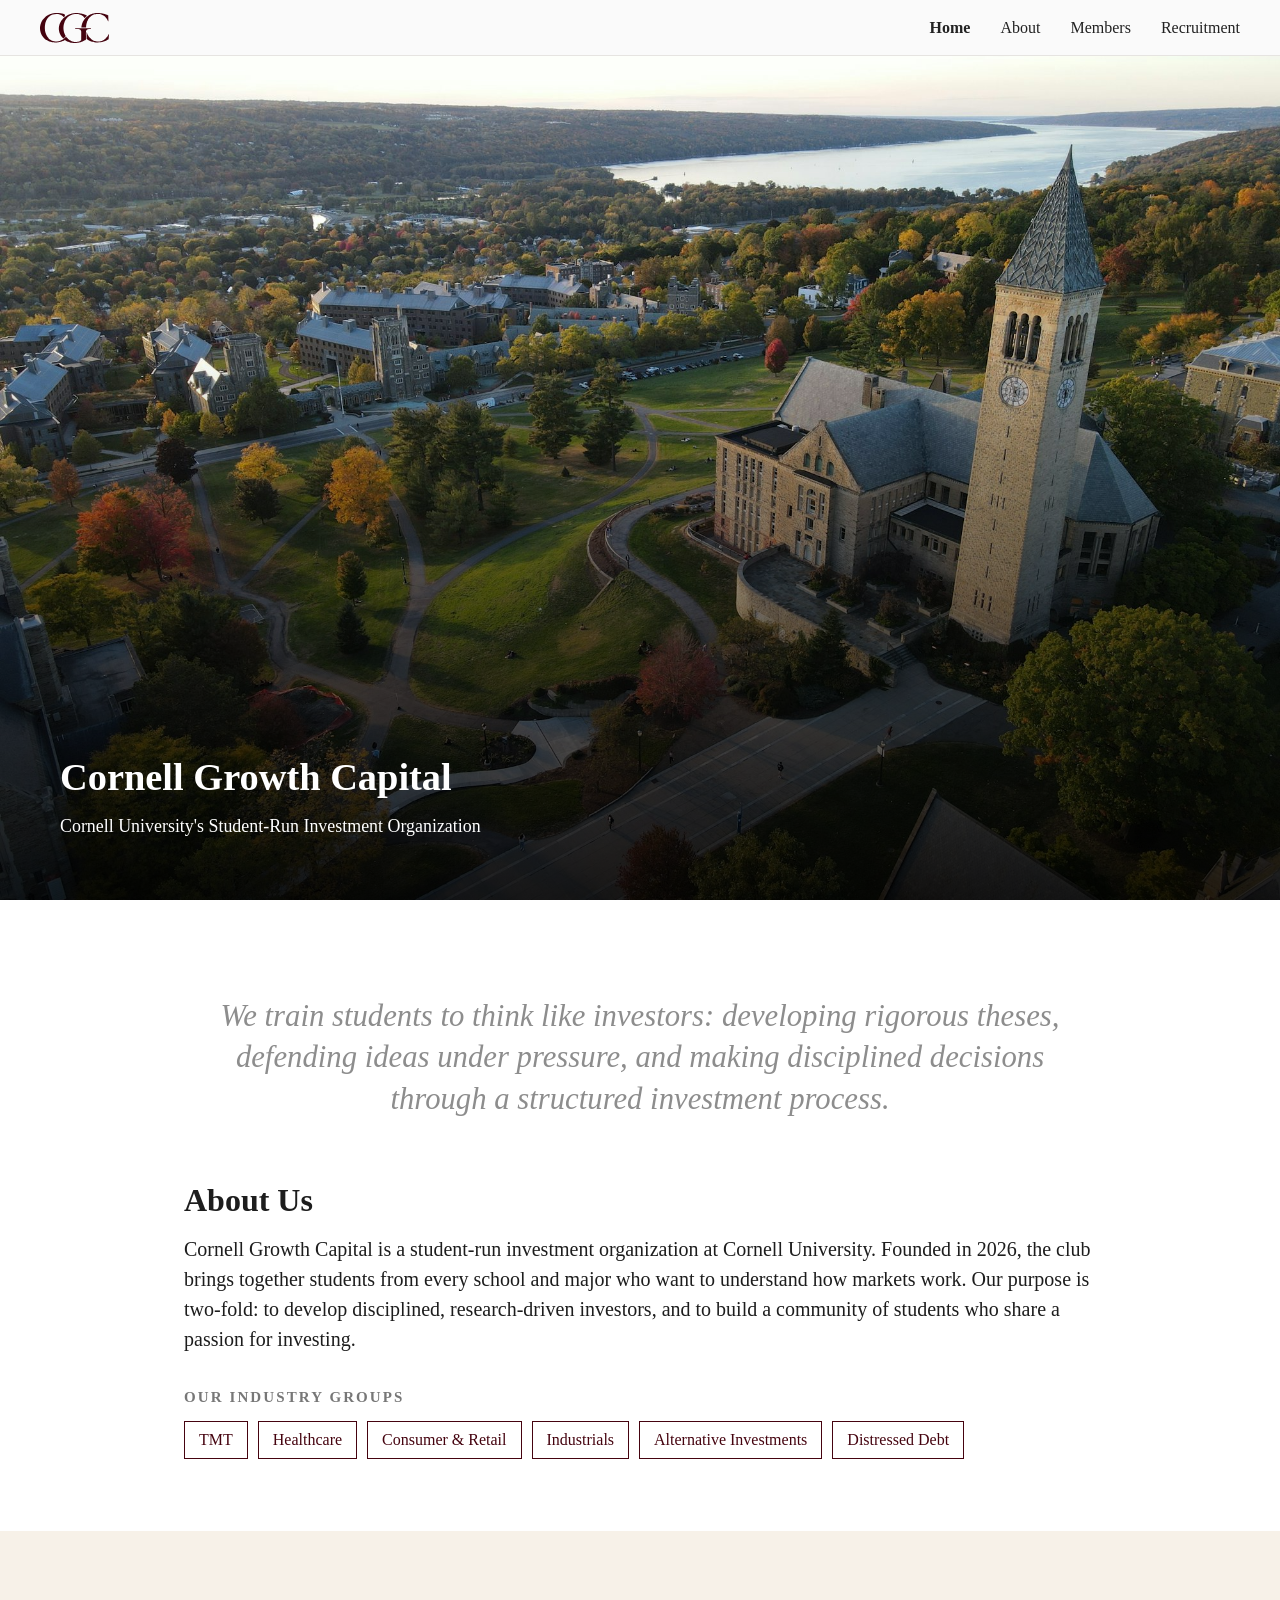
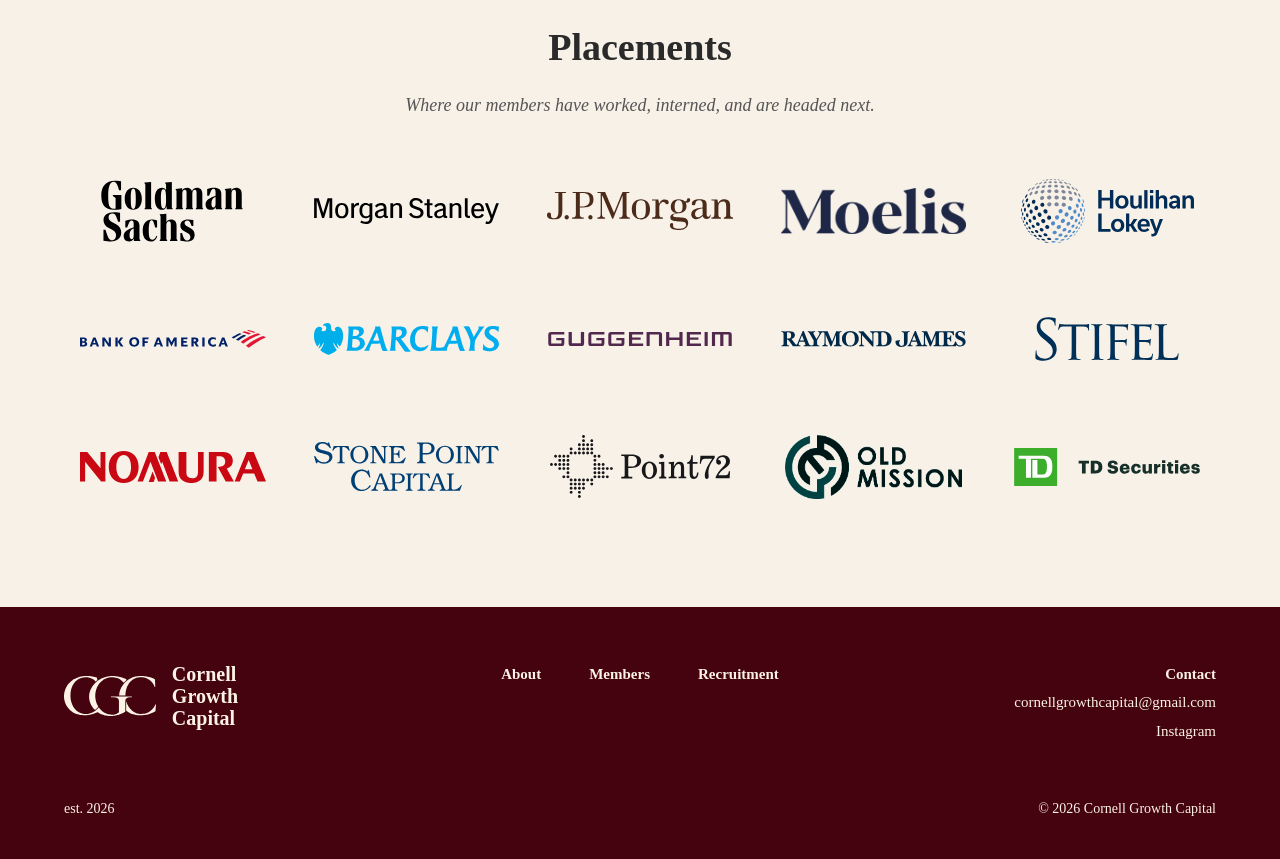
<file: index.html>
<!doctype html>
<html lang="en">
<head>
  <meta charset="utf-8">
  <meta name="viewport" content="width=device-width, initial-scale=1">
  <title>Cornell Growth Capital</title>
  <meta name="description" content="Cornell Growth Capital is a student-run investment organization at Cornell University.">
  <link rel="icon" href="images/favicon.svg" type="image/svg+xml">
  <link rel="stylesheet" href="styles.css?v=20261027132537">
</head>
<body>
  <a class="skip" href="#main">Skip to content</a>

  <header class="nav">
    <a class="nav-logo" href="#top" aria-label="Cornell Growth Capital home"><img src="images/logo.svg" alt=""></a>
    <button class="nav-toggle" aria-expanded="false" aria-controls="nav-links" aria-label="Menu"><span></span><span></span><span></span></button>
    <nav id="nav-links" aria-label="Primary">
      <a href="#top" aria-current="page">Home</a>
      <a href="#about">About</a>
      <a href="people">Members</a>
      <a href="recruitment">Recruitment</a>
    </nav>
  </header>

  <main id="main">
    <section class="hero">
      <!-- Photo: Will Barkoff / Unsplash -->
      <img src="images/home.jpg" style="object-position: 75% 50%" alt="Aerial view of McGraw Tower and Libe Slope above Cayuga Lake in autumn" fetchpriority="high">
      <div class="hero-text">
        <h1>Cornell Growth Capital</h1>
        <p>Cornell University's Student-Run Investment Organization</p>
      </div>
    </section>

    <section class="intro" id="about">
      <p class="mission">We train students to think like investors: developing rigorous theses, defending ideas under pressure, and making disciplined decisions through a structured investment process.</p>
      <h2>About Us</h2>
      <p>Cornell Growth Capital is a student-run investment organization at Cornell University. Founded in 2026, the club brings together students from every school and major who want to understand how markets work. Our purpose is two-fold: to develop disciplined, research-driven investors, and to build a community of students who share a passion for investing.</p>
      <h3 class="group-label">Our Industry Groups</h3>
      <ul class="group-tags">
        <li>TMT</li>
        <li>Healthcare</li>
        <li>Consumer &amp; Retail</li>
        <li>Industrials</li>
        <li>Alternative Investments</li>
        <li>Distressed Debt</li>
      </ul>
    </section>

    <section class="placements" id="placements">
      <h2 class="section-title">Placements</h2>
      <p class="placements-intro">Where our members have worked, interned, and are headed next.</p>
      <!-- Add a firm: drop its logo in images/firms/ and add an <li> below -->
      <ul class="logo-wall">
        <li><img src="images/firms/goldman-sachs.svg" alt="Goldman Sachs" loading="lazy"></li>
        <li><img src="images/firms/morgan-stanley.svg" alt="Morgan Stanley" loading="lazy"></li>
        <li><img src="images/firms/jp-morgan.svg" alt="J.P. Morgan" loading="lazy"></li>
        <li><img src="images/firms/moelis.png" alt="Moelis &amp; Company" loading="lazy"></li>
        <li><img src="images/firms/houlihan-lokey.svg" alt="Houlihan Lokey" loading="lazy"></li>
        <li><img src="images/firms/bank-of-america.svg" alt="Bank of America" loading="lazy"></li>
        <li><img src="images/firms/barclays.svg" alt="Barclays" loading="lazy"></li>
        <li><img src="images/firms/guggenheim.svg" alt="Guggenheim Partners" loading="lazy"></li>
        <li><img src="images/firms/raymond-james.svg" alt="Raymond James" loading="lazy"></li>
        <li><img src="images/firms/stifel.svg" alt="Stifel" loading="lazy" style="max-height: 46px"></li>
        <li><img src="images/firms/nomura.svg" alt="Nomura" loading="lazy"></li>
        <li><img src="images/firms/stone-point.svg" alt="Stone Point Capital" loading="lazy"></li>
        <li><img src="images/firms/point72.svg" alt="Point72" loading="lazy"></li>
        <li><img src="images/firms/old-mission.png" alt="Old Mission" loading="lazy"></li>
        <li><img src="images/firms/td-securities.svg" alt="TD Securities" loading="lazy"></li>
      </ul>
    </section>
  </main>

  <footer class="footer">
    <div class="footer-top">
      <a class="footer-brand" href="./"><img src="images/logo-light.svg" alt=""><span>Cornell<br>Growth<br>Capital</span></a>
      <nav class="footer-links" aria-label="Footer">
        <a href="#about">About</a>
        <a href="people">Members</a>
        <a href="recruitment">Recruitment</a>
      </nav>
      <div class="footer-col">
        <a href="mailto:cornellgrowthcapital@gmail.com">Contact</a>
        <a href="mailto:cornellgrowthcapital@gmail.com">cornellgrowthcapital@gmail.com</a>
        <a href="https://www.instagram.com/cornellgrowthcapital/" target="_blank" rel="noopener">Instagram</a>
      </div>
    </div>
    <div class="footer-bottom"><span>est. 2026</span><span>&copy; 2026 Cornell Growth Capital</span></div>
  </footer>

  <script src="main.js?v=20261027132537"></script>
</body>
</html>
</file>
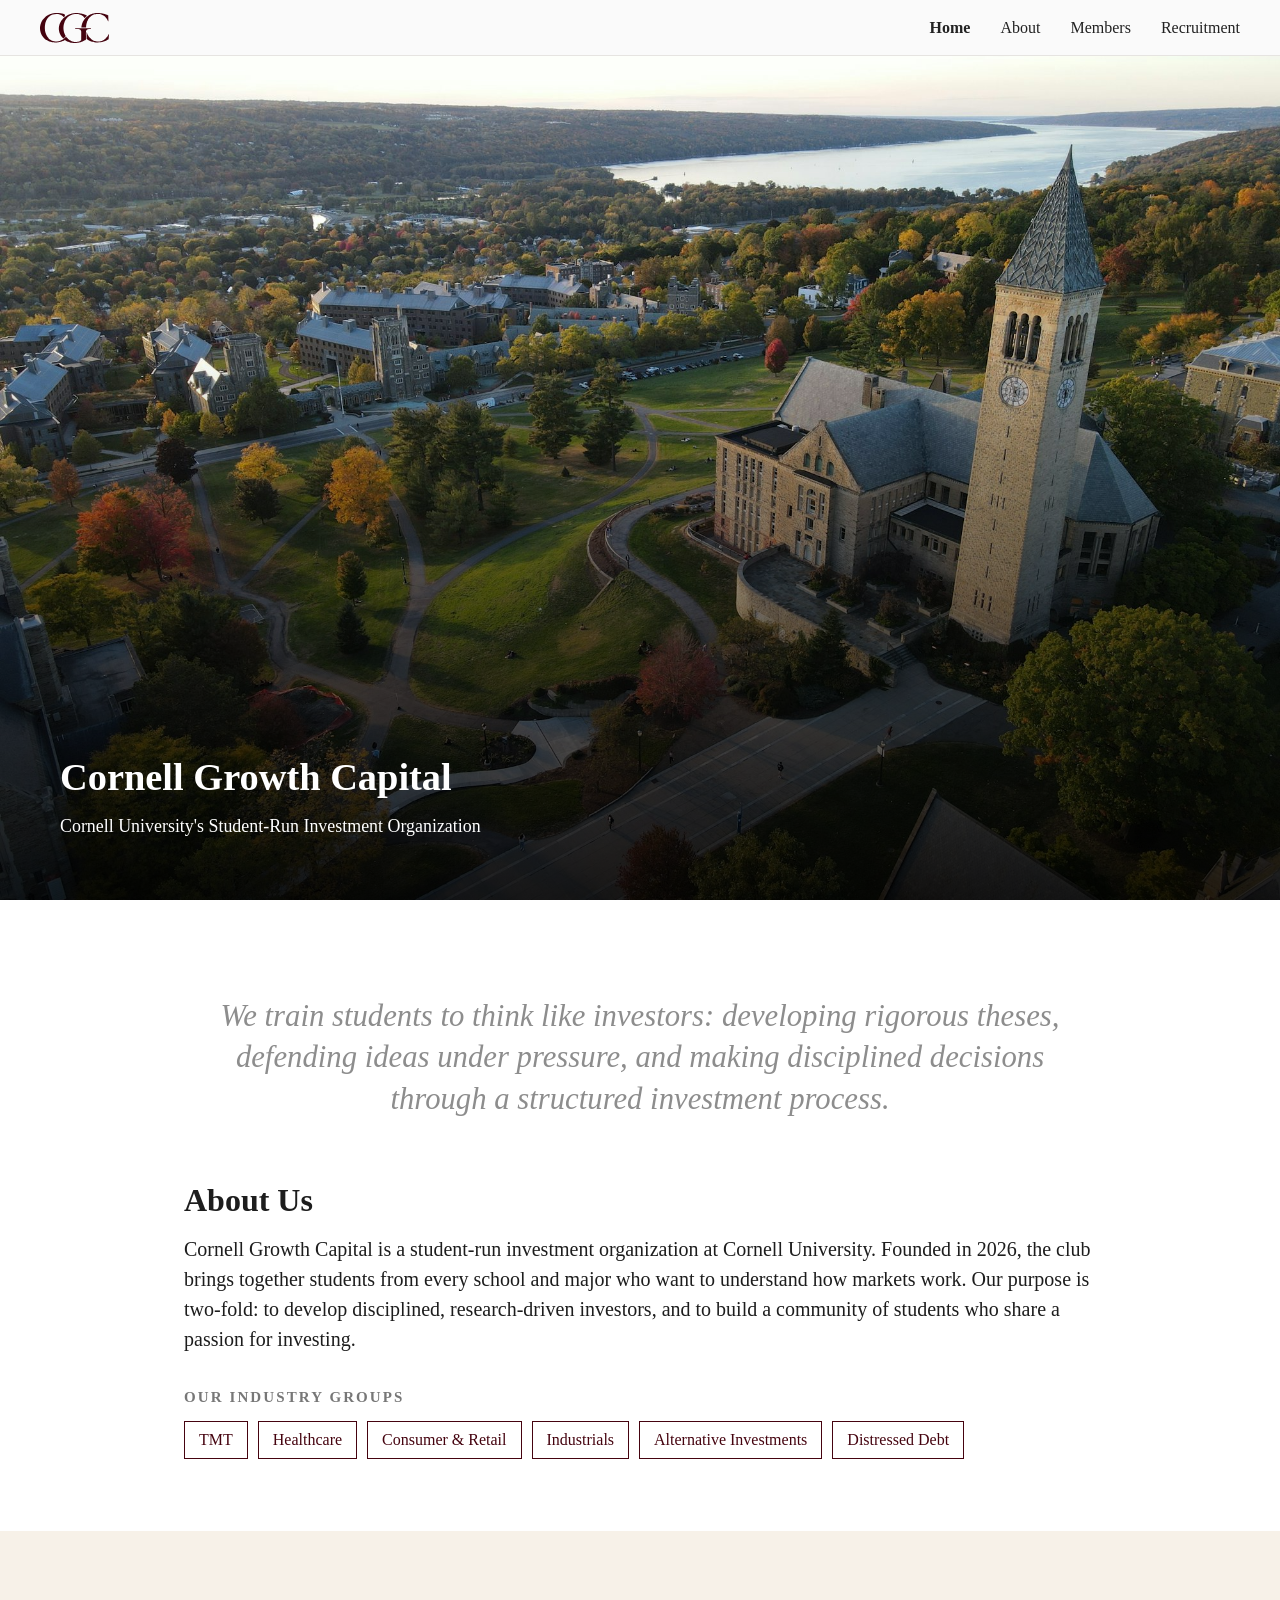
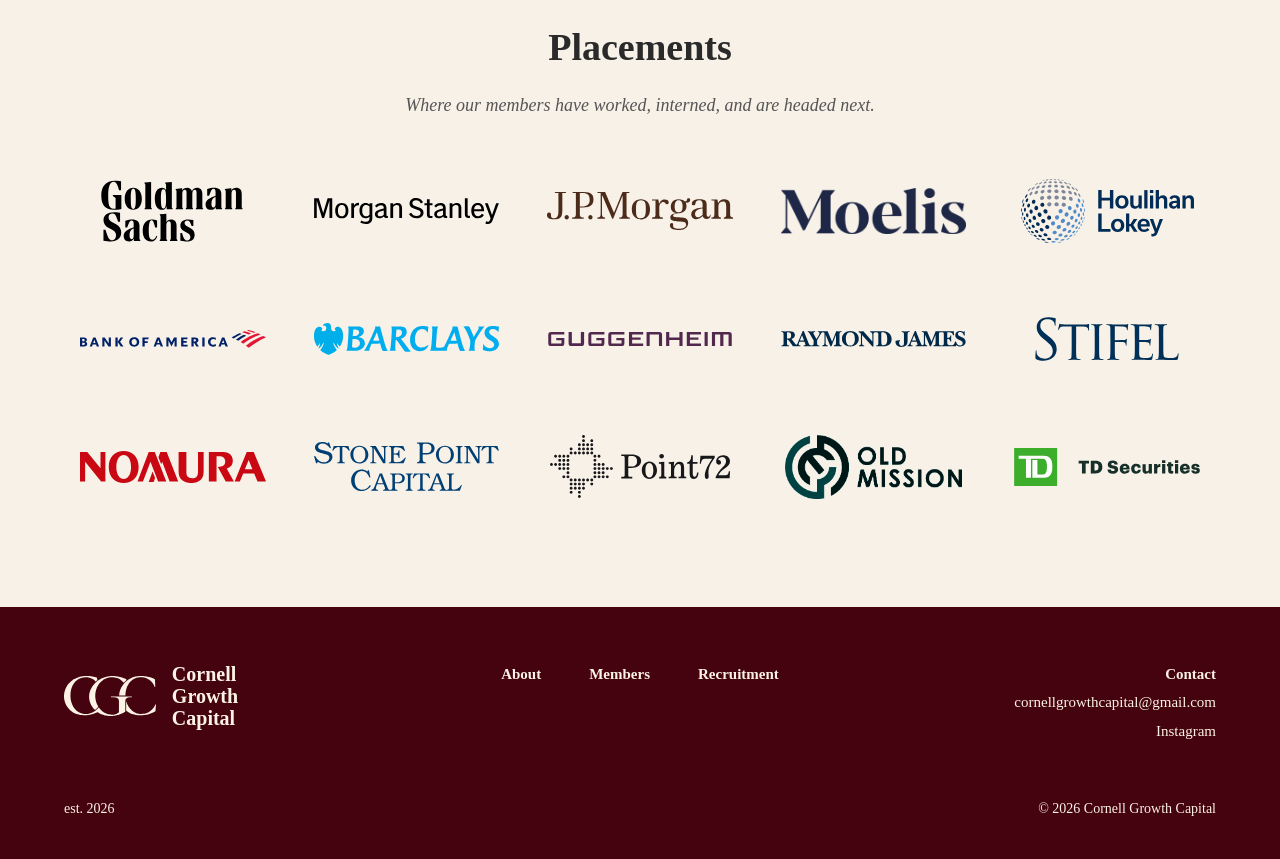
<file: about.html>
<!doctype html>
<html lang="en">
<head>
  <meta charset="utf-8">
  <title>About | Cornell Growth Capital</title>
  <!-- /about lives on the home page; send visitors there -->
  <meta http-equiv="refresh" content="0; url=./#about">
  <link rel="canonical" href="https://cornellgrowthcapital.com/about">
  <script>location.replace('./#about');</script>
</head>
<body><a href="./#about">About Cornell Growth Capital</a></body>
</html>
</file>
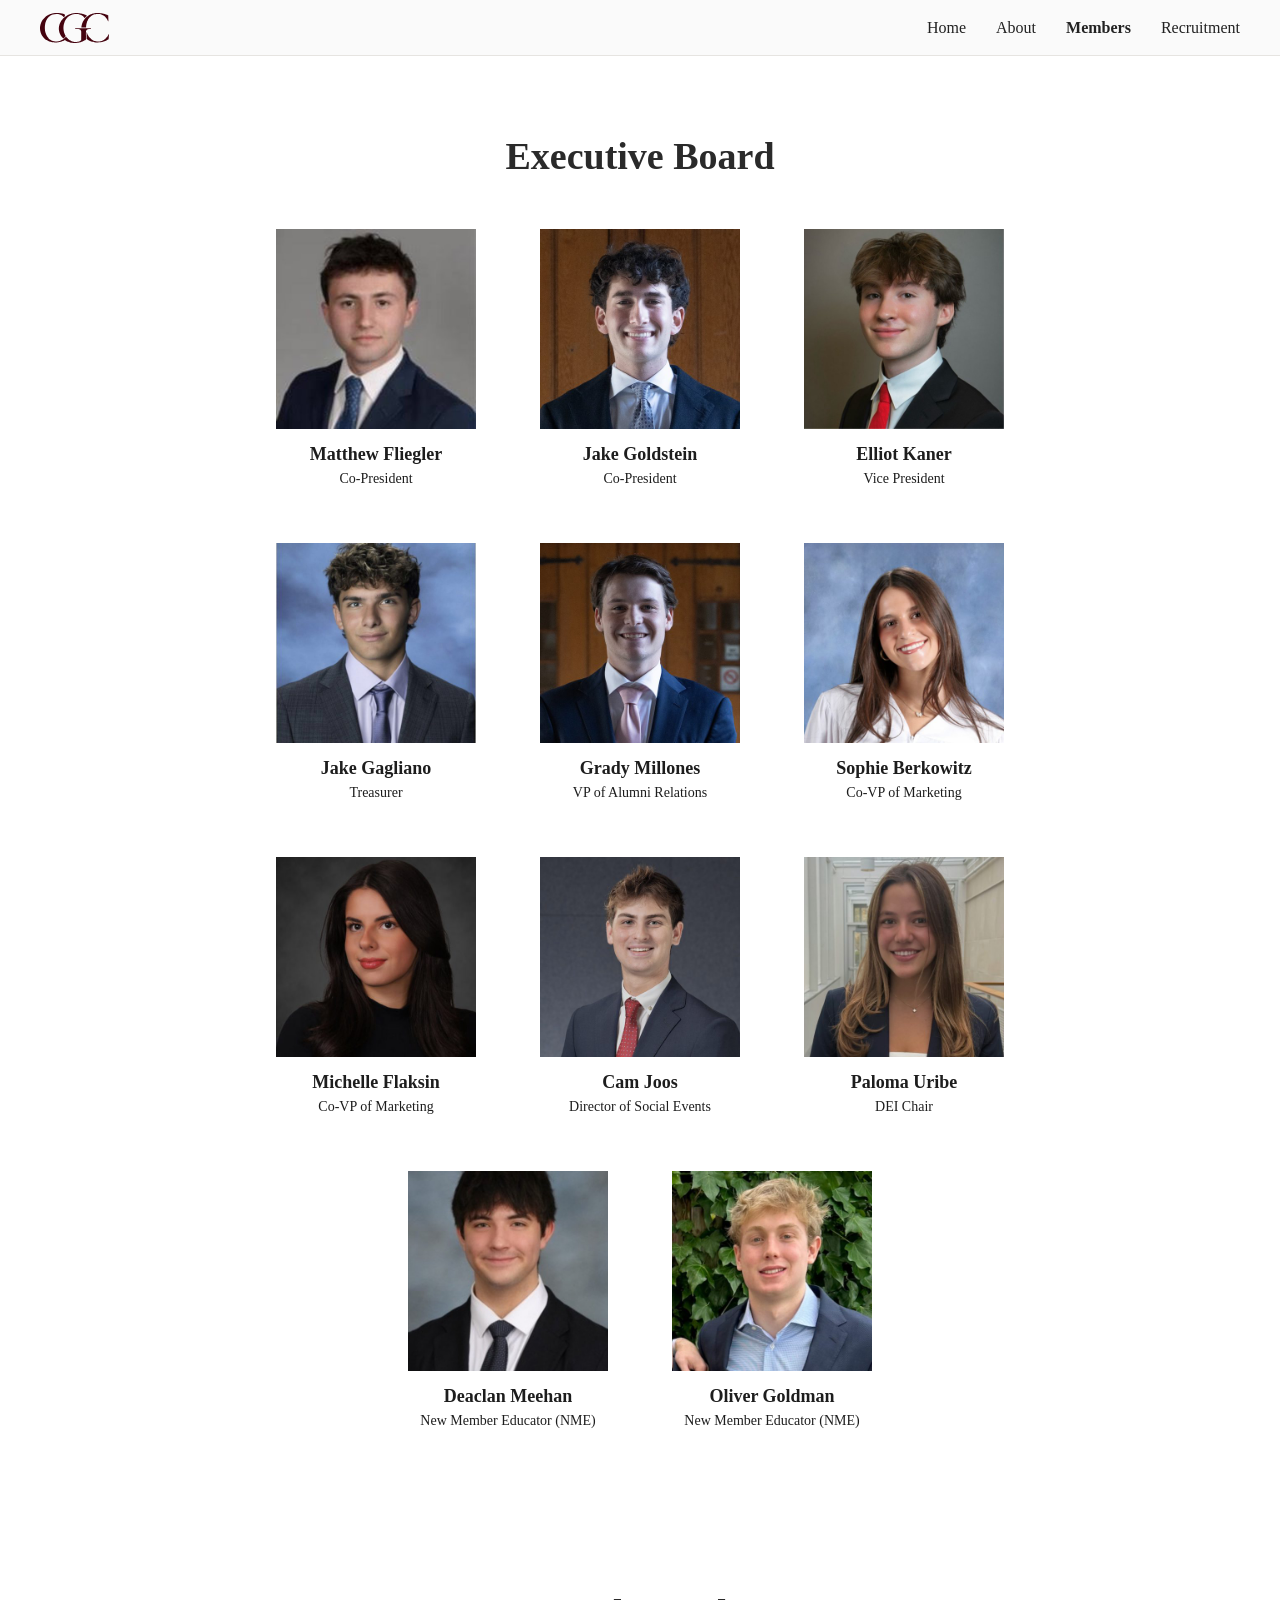
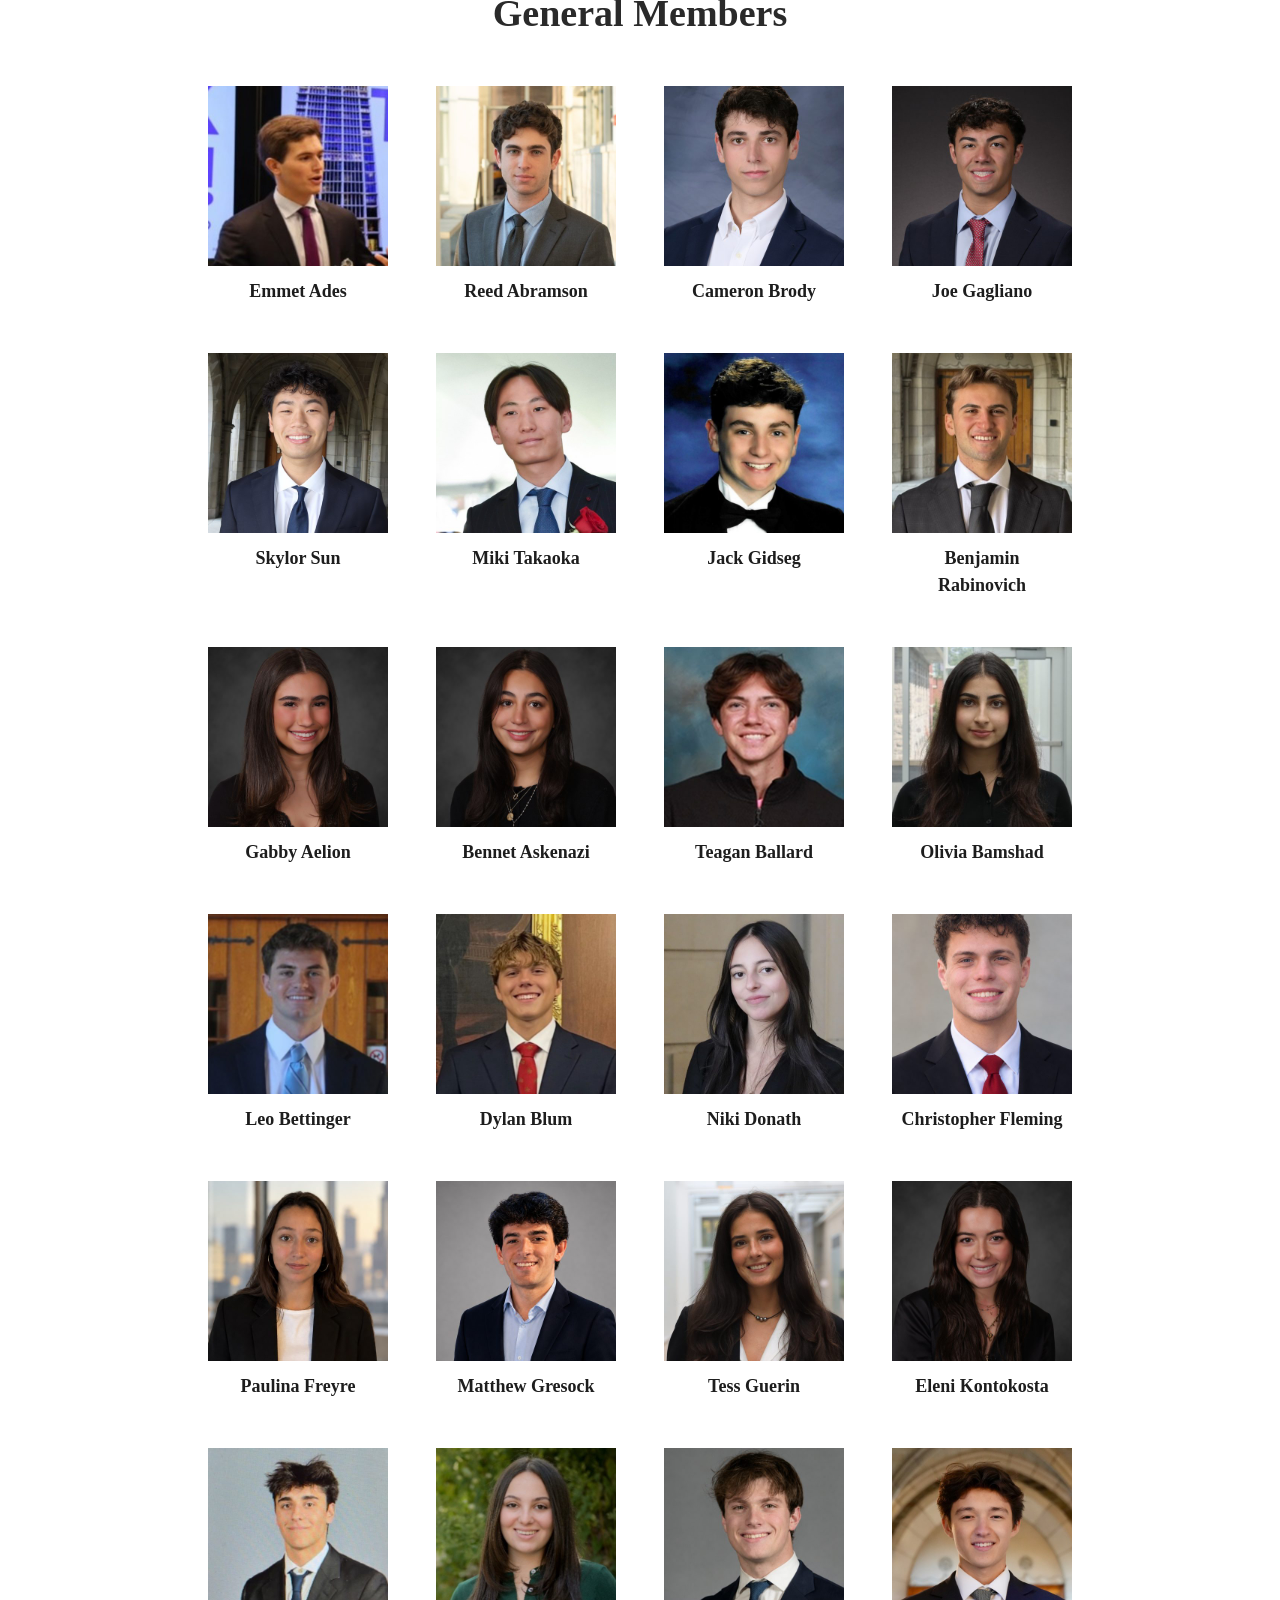
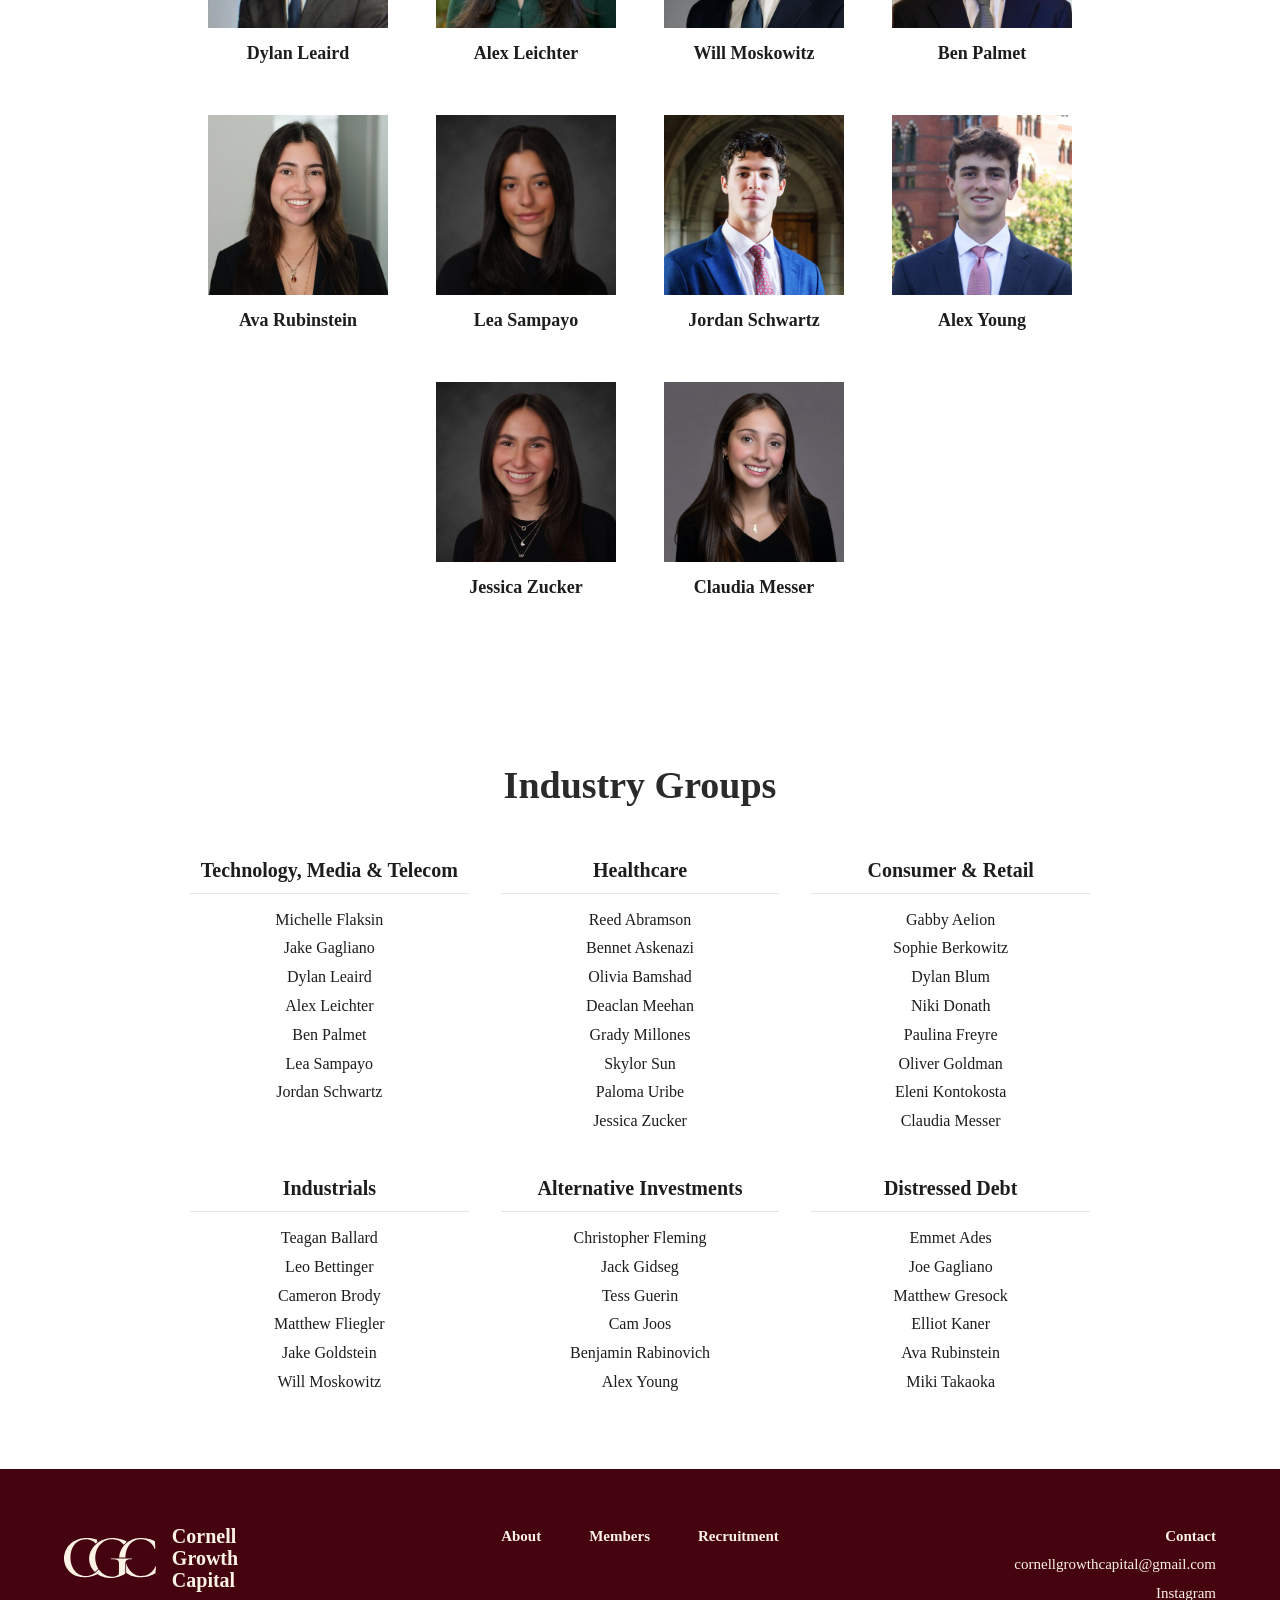
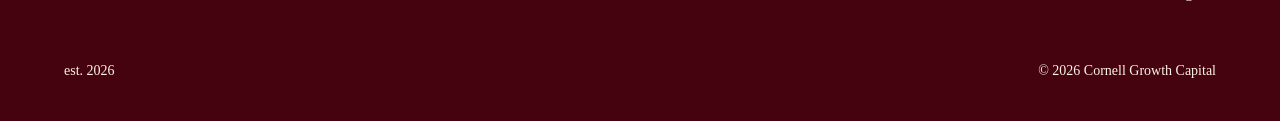
<file: people.html>
<!doctype html>
<html lang="en">
<head>
  <meta charset="utf-8">
  <meta name="viewport" content="width=device-width, initial-scale=1">
  <title>Members | Cornell Growth Capital</title>
  <meta name="description" content="The executive board and members of Cornell Growth Capital.">
  <link rel="icon" href="images/favicon.svg" type="image/svg+xml">
  <link rel="stylesheet" href="styles.css?v=20261027132537">
</head>
<body>
  <a class="skip" href="#main">Skip to content</a>

  <header class="nav">
    <a class="nav-logo" href="./" aria-label="Cornell Growth Capital home"><img src="images/logo.svg" alt=""></a>
    <button class="nav-toggle" aria-expanded="false" aria-controls="nav-links" aria-label="Menu"><span></span><span></span><span></span></button>
    <nav id="nav-links" aria-label="Primary">
      <a href="./">Home</a>
      <a href="./#about">About</a>
      <a href="people" aria-current="page">Members</a>
      <a href="recruitment">Recruitment</a>
    </nav>
  </header>

  <main id="main">

    <!-- To add a person: swap images/headshot.svg for their photo (square crop) and fill in the name and title.
         Optional, inside .card-more before the button: <p class="card-meta">Class of 2027 &middot; Economics</p>
         Optional, anywhere in the <li>: <p class="card-bio" hidden>Bio text shown by Read More.</p> -->
    <section class="section">
      <h1 class="section-title">Executive Board</h1>
      <ul class="people">
        <li><img src="images/people/matthew-fliegler.jpg?v=4852f8bb" alt="Matthew Fliegler"><div class="card-info"><div class="card-more"><p class="card-meta">Class of 2027 &middot; Applied Economics and Management</p><button class="read-more" type="button">Read More <span aria-hidden="true">&rarr;</span></button></div><h3>Matthew Fliegler</h3><p>Co-President</p></div><p class="card-bio" hidden>Matthew studies in Cornell’s Dyson School of Applied Economics and Management. He serves as Co-President of Cornell Growth Capital. Outside of CGC, he is involved in the Cornell Finance Roundtable Club and Club Baseball. He spent summer 2026 as an investment banking summer analyst at Raymond James, following a summer role at Starboard Value. Matthew can be reached at mbf75@cornell.edu.</p></li>
        <li><img src="images/people/jake-goldstein.jpg?v=aec11058" alt="Jake Goldstein"><div class="card-info"><div class="card-more"><p class="card-meta">Class of 2029 &middot; Economics and Statistics</p><button class="read-more" type="button">Read More <span aria-hidden="true">&rarr;</span></button></div><h3>Jake Goldstein</h3><p>Co-President</p></div><p class="card-bio" hidden>Jake is from Chicago, Illinois, and is in the College of Arts &amp; Sciences, double majoring in Economics and Statistics with an intended minor in Artificial Intelligence. He serves as Co-President of Cornell Growth Capital. Outside of CGC, he is a part of the Cornell Outing Club and Cornell Pickleball Club, and he co-founded Pane in the Glass, a window washing business that has served over 200 properties in Chicago. In summer 2026, Jake interned in wealth management at Heritage Planning Partners, after previously working as a quantitative trading intern at Old Mission Capital. In his free time, he enjoys tennis, poker, DJing, and hiking. Jake can be reached at jog36@cornell.edu.</p></li>
        <li><img src="images/people/elliot-kaner.jpg?v=cd6c6c0f" alt="Elliot Kaner"><div class="card-info"><div class="card-more"><p class="card-meta">Class of 2029 &middot; Applied Economics and Management</p><button class="read-more" type="button">Read More <span aria-hidden="true">&rarr;</span></button></div><h3>Elliot Kaner</h3><p>Vice President</p></div><p class="card-bio" hidden>Elliot studies Applied Economics and Management in Cornell’s Dyson School. He serves as Vice President of Cornell Growth Capital. Outside of CGC, he is involved in TAMID at Cornell’s Fund Track, the Cornell Finance Career Catalyst Program, and Sigma Nu. He also has experience with Shiloh Advisors.</p></li>
        <li><img src="images/people/jake-gagliano.jpg?v=75903b8a" alt="Jake Gagliano"><div class="card-info"><div class="card-more"><p class="card-meta">Class of 2029 &middot; Industrial and Labor Relations</p><button class="read-more" type="button">Read More <span aria-hidden="true">&rarr;</span></button></div><h3>Jake Gagliano</h3><p>Treasurer</p></div><p class="card-bio" hidden>Jake is from Syosset, New York, majoring in Industrial and Labor Relations at Cornell University. He serves as Treasurer of Cornell Growth Capital. On campus, he is the Healthcare Sector Lead for the Mutual Investment Club of Cornell, the Finance Chairman for Cornell Alternative Investments, a defenseman for Cornell Men&#x27;s D1 Club Hockey, and a member of the Cornell Poker Club. During his free time, he likes to spend time with family and friends, play pick-up basketball, play lacrosse, work out, and build Legos. He can be reached at jwg254@cornell.edu.</p></li>
        <li><img src="images/people/grady-millones.jpg?v=4274339a" alt="Grady Millones"><div class="card-info"><div class="card-more"><p class="card-meta">Class of 2029 &middot; Industrial and Labor Relations</p><button class="read-more" type="button">Read More <span aria-hidden="true">&rarr;</span></button></div><h3>Grady Millones</h3><p>VP of Alumni Relations</p></div><p class="card-bio" hidden>Grady studies at Cornell University’s School of Industrial and Labor Relations, pursuing minors in Business and Organizations &amp; Human Resources. Originally from Darien, Connecticut, he currently works remotely as an Investment Banking Analyst at Fire Clay Partners, a Kansas City-based firm. Outside of finance, Grady serves as a sports photographer for The Cornell Daily Sun and as a member of the Cornell Men’s Hockey creative team.</p></li>
        <li><img src="images/people/sophie-berkowitz.jpg?v=cf5bfdd2" alt="Sophie Berkowitz"><div class="card-info"><div class="card-more"><p class="card-meta">Class of 2029 &middot; Applied Economics and Management</p><button class="read-more" type="button">Read More <span aria-hidden="true">&rarr;</span></button></div><h3>Sophie Berkowitz</h3><p>Co-VP of Marketing</p></div><p class="card-bio" hidden>Sophie studies Applied Economics and Management in Cornell’s Dyson School and serves as Co-VP of Marketing for Cornell Growth Capital. On campus, Sophie is a Project Manager with the Cornell Marketing Club, a Layout Designer for Crème de Cornell, and a member of the Hopelessly Yellow lifestyle team. Sophie also interns at Sentinel Solutions, a private wealth management firm, building a centralized onboarding playbook and documenting procedures across teams and insurance carriers. Sophie is interested in marketing, brand strategy, and wealth management, and outside of work loves baking, traveling, and painting.</p></li>
        <li><img src="images/people/michelle-flaksin.jpg?v=c3d5b449" alt="Michelle Flaksin"><div class="card-info"><div class="card-more"><p class="card-meta">Class of 2029 &middot; Industrial and Labor Relations</p><button class="read-more" type="button">Read More <span aria-hidden="true">&rarr;</span></button></div><h3>Michelle Flaksin</h3><p>Co-VP of Marketing</p></div><p class="card-bio" hidden>Hi! I’m Michelle Flaksin, from Brooklyn, NY, studying Industrial and Labor Relations with a minor in Business. I’m interested in consulting, AI, and wealth management, and how technology, business strategy, and financial markets shape decision-making. On campus, I’m the President of the Cornell Global Business Club and a Junior Advisor for the Society for Women in Business. Outside of academics, I love going to concerts, taking long walks with music, discovering new coffee spots, fashion, and traveling! You can reach me at maf422@cornell.edu.</p></li>
        <li><img src="images/people/cam-joos.jpg?v=6e46ae8f" alt="Cam Joos"><div class="card-info"><div class="card-more"><p class="card-meta">Class of 2029 &middot; Industrial and Labor Relations</p><button class="read-more" type="button">Read More <span aria-hidden="true">&rarr;</span></button></div><h3>Cam Joos</h3><p>Director of Social Events</p></div><p class="card-bio" hidden>Cam is from Kennebunkport, Maine, and majors in Industrial and Labor Relations. In summer 2026, he participated in the Artemis Real Estate Partners Summer Enrichment Program. Outside of CGC, Cam is a member of Cornell Alternative Investments, a goalie on the Men’s D1 Club Ice Hockey Team, and a member of a social fraternity. In his free time, he enjoys watching Boston sports, volunteering, and spending time with friends and family. He can be reached at cjj52@cornell.edu.</p></li>
        <li><img src="images/people/paloma-uribe.jpg?v=4cdf3a3d" alt="Paloma Uribe"><div class="card-info"><div class="card-more"><p class="card-meta">Class of 2029 &middot; Public Policy and Data Science</p><button class="read-more" type="button">Read More <span aria-hidden="true">&rarr;</span></button></div><h3>Paloma Uribe</h3><p>DEI Chair</p></div><p class="card-bio" hidden>Paloma is originally from France and Colombia. In summer 2026, Paloma worked at Cité Gestion, a private wealth management bank in Geneva, Switzerland. Paloma loves skiing, sunsets, scuba diving, and spending time with friends.</p></li>
        <li><img src="images/people/deaclan-meehan.jpg?v=a7a7fe24" alt="Deaclan Meehan"><div class="card-info"><div class="card-more"><p class="card-meta">Class of 2028 &middot; Industrial and Labor Relations</p><button class="read-more" type="button">Read More <span aria-hidden="true">&rarr;</span></button></div><h3>Deaclan Meehan</h3><p>New Member Educator (NME)</p></div><p class="card-bio" hidden>Deaclan studies Industrial and Labor Relations and serves as a New Member Educator for CGC. Outside the club, he is an analyst in the Cornell Mergers and Acquisitions Club. He spent summer 2026 as an investment banking summer analyst at Cantor Fitzgerald in its Digital Assets and Healthcare groups, following an earlier internship in acquisitions and asset management at A&amp;E Real Estate.</p></li>
        <li><img src="images/people/oliver-goldman.jpg?v=af5c23ad" alt="Oliver Goldman"><div class="card-info"><div class="card-more"><p class="card-meta">Class of 2028 &middot; Global and Public Health Sciences</p><button class="read-more" type="button">Read More <span aria-hidden="true">&rarr;</span></button></div><h3>Oliver Goldman</h3><p>New Member Educator (NME)</p></div><p class="card-bio" hidden>Oliver is from Mill Valley, California, and studies Global and Public Health Sciences in Cornell’s College of Human Ecology, with a minor in Business. In his free time, he enjoys playing tennis, running, weightlifting, walking his dog, and spending time with friends and family. Oliver can be reached at ogg8@cornell.edu.</p></li>
      </ul>
    </section>

    <section class="section">
      <h2 class="section-title">General Members</h2>
      <ul class="people people-sm">
        <li><img src="images/people/emmet-ades.jpg?v=f5b99ad1" alt="Emmet Ades"><div class="card-info"><div class="card-more"><p class="card-meta">Class of 2026 &middot; Industrial and Labor Relations</p><button class="read-more" type="button">Read More <span aria-hidden="true">&rarr;</span></button></div><h3>Emmet Ades</h3></div><p class="card-bio" hidden>Emmet graduated from Cornell’s School of Industrial and Labor Relations in 2026 with minors in Real Estate and Business. At Cornell, he was involved in CGC and the Cornell Real Estate Club. He is now an associate at Crown Acquisitions, following internships in real estate development at Rose Associates and retail leasing at Meridian Capital Group.</p></li>
        <li><img src="images/people/reed-abramson.jpg?v=03d96bb2" alt="Reed Abramson"><div class="card-info"><div class="card-more"><p class="card-meta">Class of 2027 &middot; Applied Economics and Management</p><button class="read-more" type="button">Read More <span aria-hidden="true">&rarr;</span></button></div><h3>Reed Abramson</h3></div><p class="card-bio" hidden>Reed studies Applied Economics and Management in Cornell’s Dyson School. He previously served as CGC’s Director of New Member Education and as a portfolio manager with TAMID at Cornell. He spent summer 2026 as an investment banking summer analyst at Stifel, following a summer role at Concordia Capital. Reed can be reached at raa239@cornell.edu.</p></li>
        <li><img src="images/people/cameron-brody.jpg?v=19fcc75d" alt="Cameron Brody"><div class="card-info"><div class="card-more"><p class="card-meta">Class of 2027 &middot; Economics</p><button class="read-more" type="button">Read More <span aria-hidden="true">&rarr;</span></button></div><h3>Cameron Brody</h3></div><p class="card-bio" hidden>Cameron is from Scarsdale, New York, and majors in Economics in the College of Arts &amp; Sciences. Cameron&#x27;s interests include alternative investments and behavioral finance.</p></li>
        <li><img src="images/people/joe-gagliano.jpg?v=944b551d" alt="Joe Gagliano"><div class="card-info"><div class="card-more"><p class="card-meta">Class of 2027 &middot; Industrial and Labor Relations</p><button class="read-more" type="button">Read More <span aria-hidden="true">&rarr;</span></button></div><h3>Joe Gagliano</h3></div><p class="card-bio" hidden>Joe is from Syosset, New York, and studies ILR. Joe has a passion for investing in equities and is eager to learn more about private investing.</p></li>
        <li><img src="images/people/skylor-sun.jpg?v=999e397f" alt="Skylor Sun"><div class="card-info"><div class="card-more"><p class="card-meta">Class of 2027 &middot; Hotel Administration</p><button class="read-more" type="button">Read More <span aria-hidden="true">&rarr;</span></button></div><h3>Skylor Sun</h3></div><p class="card-bio" hidden>Skylor is from Palos Verdes, California and studies in the Nolan School of Hotel Administration, with a concentration in Finance and a minor in Real Estate. Outside of CGC, he is a part of the Mutual Investment Club of Cornell, Cornell Alternative Investments, Cornell Mundial FC (Men&#x27;s Club Soccer), Hotel Mentorship Student Program, and a social fraternity. After graduation, Skylor will be working in Investment Banking at TD Securities on the Communications and Media team. In his free time, he enjoys playing soccer and pickleball, snowboarding, weightlifting, and spending time with family and friends. Skylor can be reached at sas682@cornell.edu.</p></li>
        <li><img src="images/people/miki-takaoka.jpg?v=c6b686ad" alt="Miki Takaoka"><div class="card-info"><div class="card-more"><p class="card-meta">Class of 2027 &middot; Hotel Administration</p><button class="read-more" type="button">Read More <span aria-hidden="true">&rarr;</span></button></div><h3>Miki Takaoka</h3></div><p class="card-bio" hidden>Miki studies Hotel Administration at Cornell, with minors in Finance and Real Estate. Outside of CGC, he is involved in International Business Consulting and the Hotel Mentorship Program. He spent summer 2026 as an analyst at Muzinich &amp; Co. and previously worked in credit investment management and real estate finance at Sumitomo Mitsui Trust Bank. Miki can be reached at mt767@cornell.edu.</p></li>
        <li><img src="images/people/jack-gidseg.jpg?v=7755fcd4" alt="Jack Gidseg"><div class="card-info"><div class="card-more"><p class="card-meta">Class of 2028 &middot; Applied Economics and Management</p><button class="read-more" type="button">Read More <span aria-hidden="true">&rarr;</span></button></div><h3>Jack Gidseg</h3></div><p class="card-bio" hidden>Jack studies Applied Economics and Management in Cornell’s Dyson School. Outside of CGC, he serves as Vice President of Finance for Cornell Finance Club and is involved in Cornell Alternative Investments. He has worked in venture capital and business development at Manhattan Venture Partners and is set to join J.P. Morgan as a 2027 Investment Banking Summer Analyst.</p></li>
        <li><img src="images/people/benjamin-rabinovich.jpg?v=bd2acbc1" alt="Benjamin Rabinovich"><div class="card-info"><div class="card-more"><p class="card-meta">Class of 2028 &middot; Applied Economics and Management</p><button class="read-more" type="button">Read More <span aria-hidden="true">&rarr;</span></button></div><h3>Benjamin Rabinovich</h3></div><p class="card-bio" hidden>Benjamin studies Applied Economics and Management in Cornell’s Dyson School. Outside of CGC, he is Chief Investment Officer of the Mutual Investment Club of Cornell and is involved in Cornell Alternative Investments and Sigma Nu. He has worked in long/short equity at J. Goldman &amp; Co. and is set to join Houlihan Lokey’s Financial Services Group as a 2027 Investment Banking Summer Analyst.</p></li>
        <li><img src="images/people/gabby-aelion.jpg?v=fa3e6b25" alt="Gabby Aelion"><div class="card-info"><div class="card-more"><p class="card-meta">Class of 2029 &middot; Hotel Administration</p><button class="read-more" type="button">Read More <span aria-hidden="true">&rarr;</span></button></div><h3>Gabby Aelion</h3></div><p class="card-bio" hidden>Gabby is from Denver, Colorado, and studies at Cornell’s Nolan School of Hotel Administration. Outside of academics, Gabby enjoys trying new restaurants, traveling, and arts and crafts.</p></li>
        <li><img src="images/people/bennet-askenazi.jpg?v=c4d35e3a" alt="Bennet Askenazi"><div class="card-info"><div class="card-more"><p class="card-meta">Class of 2029 &middot; Human Development</p><button class="read-more" type="button">Read More <span aria-hidden="true">&rarr;</span></button></div><h3>Bennet Askenazi</h3></div><p class="card-bio" hidden>Bennet is from New York City and studies Human Development at Cornell, with minors in Applied Economics and Business. Bennet is particularly interested in healthcare, strategy consulting, and venture capital, and in how businesses identify opportunities for growth.</p></li>
        <li><img src="images/people/teagan-ballard.jpg?v=4b454ddd" alt="Teagan Ballard"><div class="card-info"><div class="card-more"><p class="card-meta">Class of 2029 &middot; Public Policy</p><button class="read-more" type="button">Read More <span aria-hidden="true">&rarr;</span></button></div><h3>Teagan Ballard</h3></div><p class="card-bio" hidden>Teagan is from Los Angeles, CA, majoring in Public Policy within the Brooks School. Outside of CGC, he is an analyst in Cornell Global Business Club and a part of the multimedia team for the Cornell Daily Sun. In summer 2026, he interned as a business analyst for AperioHub. Teagan can be reached at stb96@cornell.edu.</p></li>
        <li><img src="images/people/olivia-bamshad.jpg?v=63ad3dbb" alt="Olivia Bamshad"><div class="card-info"><div class="card-more"><p class="card-meta">Class of 2029 &middot; Industrial and Labor Relations</p><button class="read-more" type="button">Read More <span aria-hidden="true">&rarr;</span></button></div><h3>Olivia Bamshad</h3></div><p class="card-bio" hidden>Olivia studies ILR and is involved in TAMID Group and the Cornell Real Estate Club, gaining hands-on experience in investment research, company analysis, and evaluating real estate opportunities. In summer 2026, Olivia interned at SkaFld Studio, working on AI-focused projects and market research.</p></li>
        <li><img src="images/people/leo-bettinger.jpg?v=89cc22b2" alt="Leo Bettinger"><div class="card-info"><div class="card-more"><p class="card-meta">Class of 2029 &middot; Hotel Administration</p><button class="read-more" type="button">Read More <span aria-hidden="true">&rarr;</span></button></div><h3>Leo Bettinger</h3></div><p class="card-bio" hidden>Leo studies Hotel Administration at Cornell. He spent summer 2026 interning in real estate development at Property Markets Group. His previous experience includes a private credit internship at Casa Finance Group and a role in hotel operations at The Pelican Poshtel.</p></li>
        <li><img src="images/people/dylan-blum.jpg?v=644d2b9f" alt="Dylan Blum"><div class="card-info"><div class="card-more"><p class="card-meta">Class of 2029 &middot; Public Policy</p><button class="read-more" type="button">Read More <span aria-hidden="true">&rarr;</span></button></div><h3>Dylan Blum</h3></div><p class="card-bio" hidden>Dylan is from River North in downtown Chicago and studies Public Policy at Cornell, with minors in Business and Law &amp; Society. Dylan is particularly interested in corporate law, finance, and the legal and financial considerations that influence business decisions.</p></li>
        <li><img src="images/people/niki-donath.jpg?v=e4f6d0c3" alt="Niki Donath"><div class="card-info"><div class="card-more"><p class="card-meta">Class of 2029 &middot; Hotel Administration</p><button class="read-more" type="button">Read More <span aria-hidden="true">&rarr;</span></button></div><h3>Niki Donath</h3></div><p class="card-bio" hidden>Niki studies Hotel Administration and is a part of TAMID and Cornell Latinos in Business. In summer 2026, Niki interned at Quality Branded Restaurants, working on financial strategy and management.</p></li>
        <li><img src="images/people/christopher-fleming.jpg?v=281655c3" alt="Christopher Fleming"><div class="card-info"><div class="card-more"><p class="card-meta">Class of 2029 &middot; Hotel Administration</p><button class="read-more" type="button">Read More <span aria-hidden="true">&rarr;</span></button></div><h3>Christopher Fleming</h3></div><p class="card-bio" hidden>Christopher is an active member of the Cornell Real Estate Club, Hotel Ezra Cornell, and a social fraternity. In summer 2026, Christopher interned with B. F. Saul Company in hotel operations management, and is interested in finance and real estate, as well as backcountry backpacking and music.</p></li>
        <li><img src="images/people/paulina-freyre.jpg?v=207a8e1d" alt="Paulina Freyre"><div class="card-info"><div class="card-more"><p class="card-meta">Class of 2029 &middot; Economics and History</p><button class="read-more" type="button">Read More <span aria-hidden="true">&rarr;</span></button></div><h3>Paulina Freyre</h3></div><p class="card-bio" hidden>Paulina is from Miami, Florida, majoring in History and Economics with a minor in Business. In summer 2026, she was a private equity intern at Foreshore Partners. Outside of CGC, Paulina is a member of Cornell Latinos in Business and a sorority. In her free time, she enjoys sailing, cooking, and visiting museums. She can be reached at pmf73@cornell.edu.</p></li>
        <li><img src="images/people/matthew-gresock.jpg?v=939bc993" alt="Matthew Gresock"><div class="card-info"><div class="card-more"><p class="card-meta">Class of 2029 &middot; Operations Research and Information Engineering</p><button class="read-more" type="button">Read More <span aria-hidden="true">&rarr;</span></button></div><h3>Matthew Gresock</h3></div><p class="card-bio" hidden>Matthew is an engineering student interested in quantitative trading and development, and is involved in Kappa Theta Pi.</p></li>
        <li><img src="images/people/tess-guerin.jpg?v=bfcc44ee" alt="Tess Guerin"><div class="card-info"><div class="card-more"><p class="card-meta">Class of 2029 &middot; Hotel Administration</p><button class="read-more" type="button">Read More <span aria-hidden="true">&rarr;</span></button></div><h3>Tess Guerin</h3></div><p class="card-bio" hidden>Tess is from New York City and studies Hotel Administration at Cornell. Tess is particularly interested in consulting, alternative assets, and the consumer and retail industries, and loves traveling, discovering new restaurants, and exploring different cultures.</p></li>
        <li><img src="images/people/eleni-kontokosta.jpg?v=6fa6a335" alt="Eleni Kontokosta"><div class="card-info"><div class="card-more"><p class="card-meta">Class of 2029 &middot; Viticulture and Enology</p><button class="read-more" type="button">Read More <span aria-hidden="true">&rarr;</span></button></div><h3>Eleni Kontokosta</h3></div><p class="card-bio" hidden>Eleni is from Southampton, NY, and studies Viticulture and Enology in Cornell’s College of Agriculture and Life Sciences, with minors in Business and Chinese. Outside of CGC, Eleni is a member of Pi Sigma Epsilon, a business fraternity, and Social Business Consulting, serves as Vice President of Social Standards for Delta Gamma, and is a Program Director for the nonprofit ACEing Autism. Eleni can be reached at ek758@cornell.edu.</p></li>
        <li><img src="images/people/dylan-leaird.jpg?v=c274ab7e" alt="Dylan Leaird"><div class="card-info"><div class="card-more"><p class="card-meta">Class of 2029 &middot; Applied Economics and Management</p><button class="read-more" type="button">Read More <span aria-hidden="true">&rarr;</span></button></div><h3>Dylan Leaird</h3></div><p class="card-bio" hidden>Dylan plays on Cornell’s varsity football team and is a member of the Cornell Investment Banking Club.</p></li>
        <li><img src="images/people/alex-leichter.jpg?v=67b9c70b" alt="Alex Leichter"><div class="card-info"><div class="card-more"><p class="card-meta">Class of 2029 &middot; Hotel Administration</p><button class="read-more" type="button">Read More <span aria-hidden="true">&rarr;</span></button></div><h3>Alex Leichter</h3></div><p class="card-bio" hidden>Alex studies at Cornell’s Nolan School of Hotel Administration with a concentration in Finance. Outside of CGC, she is involved in the Cornell Real Estate Club, Cornell Supper Club, the Hotel Student Mentorship Program, and Hotel Ezra Cornell. She spent summer 2026 as a finance intern at Major Food Group.</p></li>
        <li><img src="images/people/will-moskowitz.jpg?v=c7d2e17a" alt="Will Moskowitz"><div class="card-info"><div class="card-more"><p class="card-meta">Class of 2029 &middot; Industrial and Labor Relations</p><button class="read-more" type="button">Read More <span aria-hidden="true">&rarr;</span></button></div><h3>Will Moskowitz</h3></div><p class="card-bio" hidden>Will is from Katonah, New York and is pursuing a degree in Industrial and Labor Relations with a minor in Business. Outside of CGC, Will is involved in both the Mutual Investment Club of Cornell and Cornell Alternative Investments, and in summer 2026, he worked as an intern at Harvey Partners. In his free time, he enjoys watching NY Rangers games, playing racket sports, eating New Haven-style pizza, and spending time with friends and family.</p></li>
        <li><img src="images/people/ben-palmet.jpg?v=eb4c98b8" alt="Ben Palmet"><div class="card-info"><div class="card-more"><p class="card-meta">Class of 2029 &middot; Applied Economics and Management</p><button class="read-more" type="button">Read More <span aria-hidden="true">&rarr;</span></button></div><h3>Ben Palmet</h3></div><p class="card-bio" hidden>Ben studies Applied Economics and Management in Cornell’s Dyson School. Outside of CGC, he is Recruitment Chair of the Cornell Investment Banking Club and is involved in Cornell Alternative Investments and Banking at Cornell. He has held private equity roles at Kompass Kapital and Black Lake Capital. Ben can be reached at bhp33@cornell.edu.</p></li>
        <li><img src="images/people/ava-rubinstein.jpg?v=23019161" alt="Ava Rubinstein"><div class="card-info"><div class="card-more"><p class="card-meta">Class of 2029 &middot; American Studies and Information Science</p><button class="read-more" type="button">Read More <span aria-hidden="true">&rarr;</span></button></div><h3>Ava Rubinstein</h3></div><p class="card-bio" hidden>Ava is from New York City and studies American Studies and Information Science in Cornell’s College of Arts and Sciences. Outside of CGC, Ava is a member of Social Business Consulting, Forté, and Professional Development of Women (PDOW). In summer 2026, Ava interned at Kelley Drye as a Business Development Intern, creating strategies for the firm’s business team, and is interested in pursuing a career in sales and trading.</p></li>
        <li><img src="images/people/lea-sampayo.jpg?v=dcf67ec2" alt="Lea Sampayo"><div class="card-info"><div class="card-more"><p class="card-meta">Class of 2029 &middot; Economics</p><button class="read-more" type="button">Read More <span aria-hidden="true">&rarr;</span></button></div><h3>Lea Sampayo</h3></div><p class="card-bio" hidden>Lea studies Economics in Cornell’s College of Arts and Sciences. Outside of CGC, she is involved in Cornell Latinos in Business and the Cornell Society for Women in Business. She spent summer 2026 as a sales and trading intern at Roosevelt &amp; Cross. Lea can be reached at lgs88@cornell.edu.</p></li>
        <li><img src="images/people/jordan-schwartz.jpg?v=20d0d77b" alt="Jordan Schwartz"><div class="card-info"><div class="card-more"><p class="card-meta">Class of 2029 &middot; Industrial and Labor Relations</p><button class="read-more" type="button">Read More <span aria-hidden="true">&rarr;</span></button></div><h3>Jordan Schwartz</h3></div><p class="card-bio" hidden>Jordan is a member of the Cornell Club Tennis team and a founding board member of Baker House. Jordan is interning at Premier Athlete Agency this semester and spent summer 2026 as a process analyst intern at Rand Whitney.</p></li>
        <li><img src="images/people/alex-young.jpg?v=16681801" alt="Alex Young"><div class="card-info"><div class="card-more"><p class="card-meta">Class of 2029 &middot; Economics and Government</p><button class="read-more" type="button">Read More <span aria-hidden="true">&rarr;</span></button></div><h3>Alex Young</h3></div><p class="card-bio" hidden>Alex is in Cornell’s College of Arts and Sciences, pursuing a double major in Economics and Government and a minor in Business.</p></li>
        <li><img src="images/people/jessica-zucker.jpg?v=86b318eb" alt="Jessica Zucker"><div class="card-info"><div class="card-more"><p class="card-meta">Class of 2029 &middot; Applied Economics and Management</p><button class="read-more" type="button">Read More <span aria-hidden="true">&rarr;</span></button></div><h3>Jessica Zucker</h3></div><p class="card-bio" hidden>Jessica studies Applied Economics and Management in Cornell’s Dyson School. Outside of CGC, she is involved in Cornell Finance Club, Cornell Alternative Investments, and TAMID Group. She spent summer 2026 as a private wealth management intern at Oppenheimer &amp; Co. Jessica can be reached at jlz47@cornell.edu.</p></li>
        <li><img src="images/people/claudia-messer.jpg?v=3894232b" alt="Claudia Messer"><div class="card-info"><div class="card-more"><p class="card-meta">Class of 2030 &middot; Economics</p><button class="read-more" type="button">Read More <span aria-hidden="true">&rarr;</span></button></div><h3>Claudia Messer</h3></div><p class="card-bio" hidden>Claudia is from New York City and spent the past year on a gap year program based in Israel, traveling around the world and engaging with a wide range of communities and cultures. Before that, Claudia tutored 3rd and 4th graders at Rodeph Sholom School, helping Hebrew-speaking students learn English and adjust to an American school. With family roots in Brazil, Claudia grew up speaking Portuguese and also speaks Hebrew and some French. Outside of CGC, Claudia enjoys playing tennis, cooking, and spending time with three younger siblings.</p></li>
      </ul>
    </section>
    <section class="section">
      <h2 class="section-title">Industry Groups</h2>
      <!-- Assigned Oct 2026: members who ranked got a top-3 pick with even group sizes; the rest were placed at random into the smallest groups. One <li>Name</li> per person. -->
      <div class="groups">
        <div><h3>Technology, Media &amp; Telecom</h3><ul><li>Michelle Flaksin</li><li>Jake Gagliano</li><li>Dylan Leaird</li><li>Alex Leichter</li><li>Ben Palmet</li><li>Lea Sampayo</li><li>Jordan Schwartz</li></ul></div>
        <div><h3>Healthcare</h3><ul><li>Reed Abramson</li><li>Bennet Askenazi</li><li>Olivia Bamshad</li><li>Deaclan Meehan</li><li>Grady Millones</li><li>Skylor Sun</li><li>Paloma Uribe</li><li>Jessica Zucker</li></ul></div>
        <div><h3>Consumer &amp; Retail</h3><ul><li>Gabby Aelion</li><li>Sophie Berkowitz</li><li>Dylan Blum</li><li>Niki Donath</li><li>Paulina Freyre</li><li>Oliver Goldman</li><li>Eleni Kontokosta</li><li>Claudia Messer</li></ul></div>
        <div><h3>Industrials</h3><ul><li>Teagan Ballard</li><li>Leo Bettinger</li><li>Cameron Brody</li><li>Matthew Fliegler</li><li>Jake Goldstein</li><li>Will Moskowitz</li></ul></div>
        <div><h3>Alternative Investments</h3><ul><li>Christopher Fleming</li><li>Jack Gidseg</li><li>Tess Guerin</li><li>Cam Joos</li><li>Benjamin Rabinovich</li><li>Alex Young</li></ul></div>
        <div><h3>Distressed Debt</h3><ul><li>Emmet Ades</li><li>Joe Gagliano</li><li>Matthew Gresock</li><li>Elliot Kaner</li><li>Ava Rubinstein</li><li>Miki Takaoka</li></ul></div>
      </div>
    </section>

    <dialog class="bio-dialog" id="bio" aria-labelledby="bio-name">
      <div class="bio-body">
        <img src="images/headshot.svg" alt="">
        <h2 id="bio-name"></h2>
        <p class="bio-role"></p>
        <p class="bio-meta"></p>
        <p class="bio-text"></p>
        <form method="dialog"><button class="btn">Back to Members</button></form>
      </div>
    </dialog>
  </main>

  <footer class="footer">
    <div class="footer-top">
      <a class="footer-brand" href="./"><img src="images/logo-light.svg" alt=""><span>Cornell<br>Growth<br>Capital</span></a>
      <nav class="footer-links" aria-label="Footer">
        <a href="./#about">About</a>
        <a href="people">Members</a>
        <a href="recruitment">Recruitment</a>
      </nav>
      <div class="footer-col">
        <a href="mailto:cornellgrowthcapital@gmail.com">Contact</a>
        <a href="mailto:cornellgrowthcapital@gmail.com">cornellgrowthcapital@gmail.com</a>
        <a href="https://www.instagram.com/cornellgrowthcapital/" target="_blank" rel="noopener">Instagram</a>
      </div>
    </div>
    <div class="footer-bottom"><span>est. 2026</span><span>&copy; 2026 Cornell Growth Capital</span></div>
  </footer>

  <script src="main.js?v=20261027132537"></script>
</body>
</html>
</file>
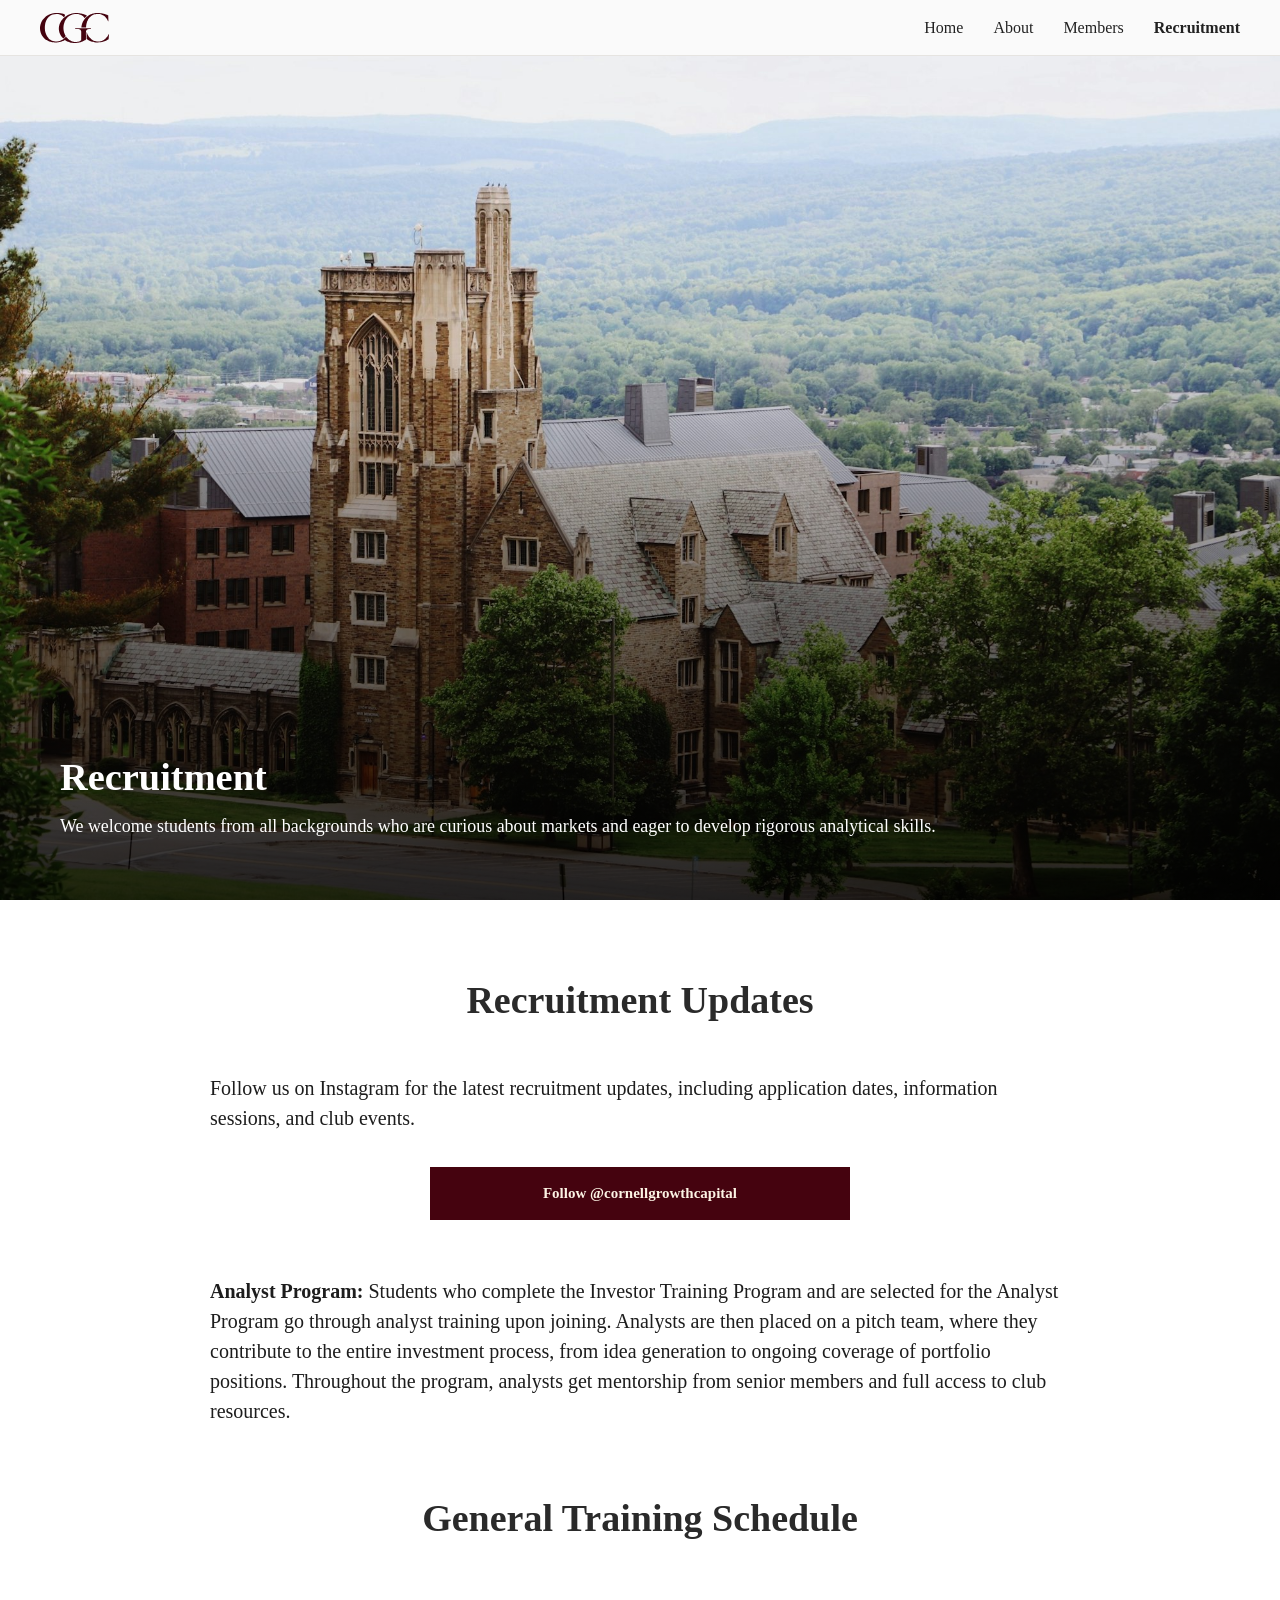
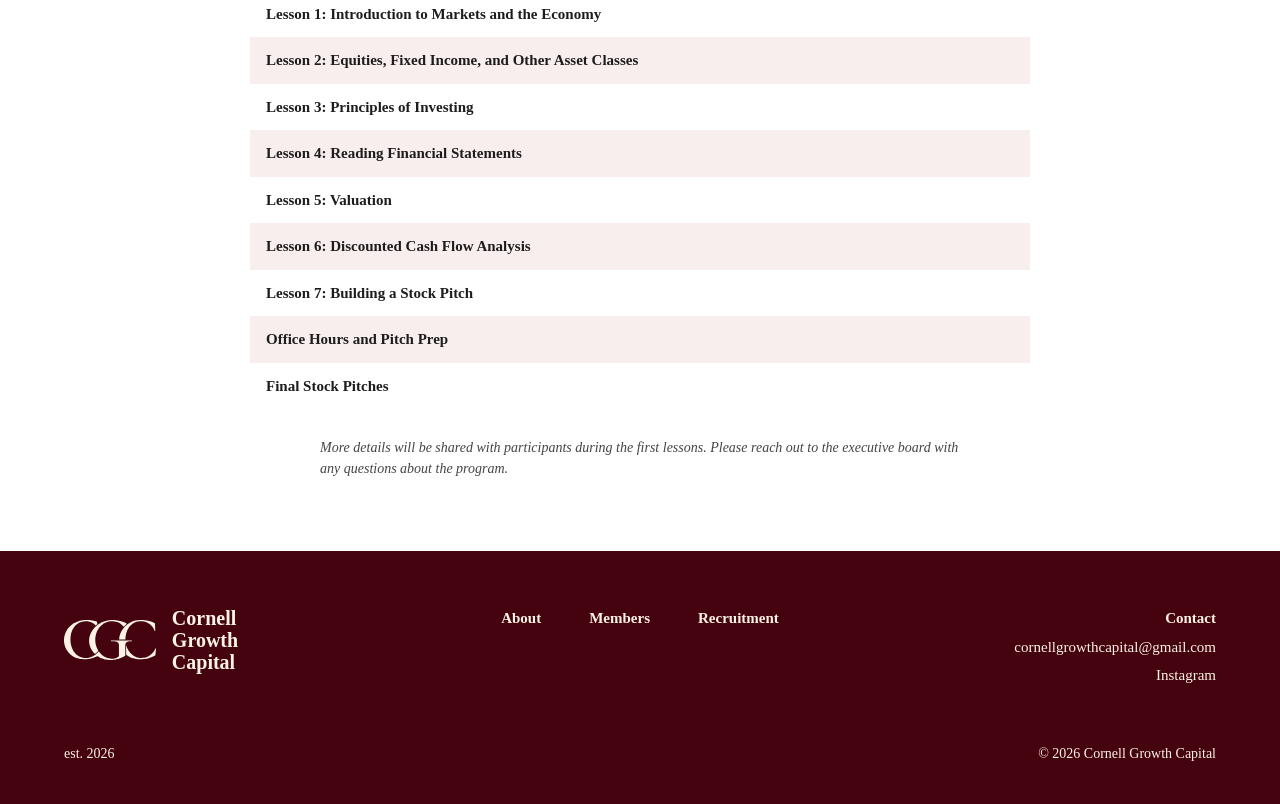
<file: recruitment.html>
<!doctype html>
<html lang="en">
<head>
  <meta charset="utf-8">
  <meta name="viewport" content="width=device-width, initial-scale=1">
  <title>Recruitment | Cornell Growth Capital</title>
  <meta name="description" content="How to get involved with Cornell Growth Capital: mailing list, Investor Training Program, and Analyst Program.">
  <link rel="icon" href="images/favicon.svg" type="image/svg+xml">
  <link rel="stylesheet" href="styles.css?v=20261027132537">
</head>
<body>
  <a class="skip" href="#main">Skip to content</a>

  <header class="nav">
    <a class="nav-logo" href="./" aria-label="Cornell Growth Capital home"><img src="images/logo.svg" alt=""></a>
    <button class="nav-toggle" aria-expanded="false" aria-controls="nav-links" aria-label="Menu"><span></span><span></span><span></span></button>
    <nav id="nav-links" aria-label="Primary">
      <a href="./">Home</a>
      <a href="./#about">About</a>
      <a href="people">Members</a>
      <a href="recruitment" aria-current="page">Recruitment</a>
    </nav>
  </header>

  <main id="main">
    <section class="hero">
      <!-- Photo: Emily Xie / Unsplash -->
      <img src="images/recruitment.jpg" alt="Collegiate Gothic buildings on Cornell's campus framed by summer trees, with hills beyond" fetchpriority="high">
      <div class="hero-text">
        <h1>Recruitment</h1>
        <p>We welcome students from all backgrounds who are curious about markets and eager to develop rigorous analytical skills.</p>
      </div>
    </section>

    <section class="section">
      <h2 class="section-title">Recruitment Updates</h2>
      <div class="pathways">
        <p>Follow us on Instagram for the latest recruitment updates, including application dates, information sessions, and club events.</p>
        <a class="btn" href="https://www.instagram.com/cornellgrowthcapital/" target="_blank" rel="noopener">Follow @cornellgrowthcapital</a>

        <p><strong>Analyst Program:</strong> Students who complete the Investor Training Program and are selected for the Analyst Program go through analyst training upon joining. Analysts are then placed on a pitch team, where they contribute to the entire investment process, from idea generation to ongoing coverage of portfolio positions. Throughout the program, analysts get mentorship from senior members and full access to club resources.</p>
      </div>

      <h2 class="section-title schedule-title">General Training Schedule</h2>
      <table class="schedule">
        <tr><td>Lesson 1: Introduction to Markets and the Economy</td></tr>
        <tr><td>Lesson 2: Equities, Fixed Income, and Other Asset Classes</td></tr>
        <tr><td>Lesson 3: Principles of Investing</td></tr>
        <tr><td>Lesson 4: Reading Financial Statements</td></tr>
        <tr><td>Lesson 5: Valuation</td></tr>
        <tr><td>Lesson 6: Discounted Cash Flow Analysis</td></tr>
        <tr><td>Lesson 7: Building a Stock Pitch</td></tr>
        <tr><td>Office Hours and Pitch Prep</td></tr>
        <tr><td>Final Stock Pitches</td></tr>
      </table>
      <!-- TODO: contact email -->
      <p class="note">More details will be shared with participants during the first lessons. Please reach out to the executive board with any questions about the program.</p>
    </section>
  </main>

  <footer class="footer">
    <div class="footer-top">
      <a class="footer-brand" href="./"><img src="images/logo-light.svg" alt=""><span>Cornell<br>Growth<br>Capital</span></a>
      <nav class="footer-links" aria-label="Footer">
        <a href="./#about">About</a>
        <a href="people">Members</a>
        <a href="recruitment">Recruitment</a>
      </nav>
      <div class="footer-col">
        <a href="mailto:cornellgrowthcapital@gmail.com">Contact</a>
        <a href="mailto:cornellgrowthcapital@gmail.com">cornellgrowthcapital@gmail.com</a>
        <a href="https://www.instagram.com/cornellgrowthcapital/" target="_blank" rel="noopener">Instagram</a>
      </div>
    </div>
    <div class="footer-bottom"><span>est. 2026</span><span>&copy; 2026 Cornell Growth Capital</span></div>
  </footer>

  <script src="main.js?v=20261027132537"></script>
</body>
</html>
</file>
<file: styles.css>
:root {
  --brand: #45030f;
  --brand-hover: #6b0f22;
  --cream: #fcf3e4;
  --ink: #1d1d1d;
  --grey: #8d8d8d;
  --line: #e6e4e1;
  --tint: #f3f2f0;
  --stripe: #f8eeed;
  --serif: "Palatino Linotype", "Book Antiqua", Palatino, "URW Palladio L", Georgia, serif;
  --nav-h: 56px;
}

*, *::before, *::after { box-sizing: border-box; }

html { scroll-behavior: smooth; }

body {
  margin: 0;
  padding-top: var(--nav-h);
  background: #fff;
  color: var(--ink);
  font: 18px/1.5 var(--serif);
  -webkit-font-smoothing: antialiased;
}

img { display: block; max-width: 100%; }
a { color: inherit; }
a:focus-visible, button:focus-visible, summary:focus-visible { outline: 2px solid var(--brand); outline-offset: 3px; }

.skip { position: absolute; left: -999px; top: 8px; z-index: 100; background: #fff; padding: 8px 14px; }
.skip:focus { left: 8px; }

/* ---------- Nav ---------- */
.nav {
  position: fixed; inset: 0 0 auto 0; z-index: 50;
  height: var(--nav-h);
  display: flex; align-items: center; justify-content: space-between;
  padding: 0 40px;
  background: rgba(250, 250, 250, 0.97);
  border-bottom: 1px solid var(--line);
}
.nav-logo img { width: auto; height: 30px; }
.nav nav { display: flex; gap: 30px; }
.nav nav a { text-decoration: none; font-size: 16px; color: #222; }
.nav nav a:hover { color: var(--brand); }
.nav nav a[aria-current="page"] { font-weight: 700; }
.nav-toggle { display: none; }

/* ---------- Hero ---------- */
.hero {
  position: relative;
  height: calc(100vh - var(--nav-h));
  height: calc(100svh - var(--nav-h));
  min-height: 520px;
  overflow: hidden;
  background: #222;
  color: #fff;
}
.hero > img { position: absolute; inset: 0; width: 100%; height: 100%; object-fit: cover; }
.hero::after {
  content: ""; position: absolute; inset: 0;
  background: linear-gradient(to top, rgba(0,0,0,.82) 0%, rgba(0,0,0,.45) 35%, rgba(0,0,0,0) 65%);
}
.hero-text { position: absolute; left: 60px; right: 60px; bottom: 60px; z-index: 1; }
.hero h1 { margin: 0 0 14px; font-size: clamp(30px, 3vw, 42px); line-height: 1.15; }
.hero p { margin: 0; max-width: 1080px; font-size: clamp(16px, 1.4vw, 20px); line-height: 1.5; }

.photo-credit { position: absolute; z-index: 1; right: 12px; bottom: 8px; font-size: 11px; color: rgba(255,255,255,.6); text-decoration: none; }
.photo-credit:hover { color: #fff; }

/* ---------- Home intro ---------- */
.intro { max-width: 960px; margin: 96px auto 72px; padding: 0 24px; }
.intro .mission {
  margin: 0; text-align: center;
  font-style: italic; font-size: clamp(22px, 2.4vw, 32px); line-height: 1.35;
  color: var(--grey);
}
.intro h2 { margin: 56px 0 10px; font-size: 32px; }
.intro p:not(.mission) { margin: 0; font-size: 20px; }

/* Industry group tags under About Us */
.group-label { margin: 32px 0 12px; font-size: 15px; letter-spacing: .14em; text-transform: uppercase; color: #777; }
.group-tags { display: flex; flex-wrap: wrap; gap: 10px; margin: 0; padding: 0; list-style: none; }
.group-tags li { padding: 6px 14px; border: 1px solid var(--brand); color: var(--brand); font-size: 16px; }

/* ---------- Generic sections ---------- */
.section { max-width: 1040px; margin: 0 auto; padding: 72px 24px; }
.section-title { margin: 0 0 44px; text-align: center; font-size: clamp(28px, 3vw, 38px); color: #2a2a2a; }

/* ---------- People ---------- */
.people { display: flex; flex-wrap: wrap; justify-content: center; gap: 44px 64px; max-width: 728px; margin: 0 auto; padding: 0; list-style: none; text-align: center; }
.people li { width: 200px; }
.people img { width: 200px; height: 200px; object-fit: cover; }
.people h3 { margin: 0 0 2px; font-size: 18px; }

/* Hover card: the info panel turns maroon and slides up over the photo */
.card-info { position: relative; padding: 12px 8px 10px; background: #fff; transition: background .3s, color .3s; }
.card-more {
  position: absolute; left: 0; right: 0; bottom: 100%;
  display: flex; flex-direction: column;
  height: 0; overflow: hidden;
  background: var(--brand); transition: height .35s ease;
}
.people li:hover .card-info, .people li:focus-within .card-info { background: var(--brand); color: var(--cream); }
/* Same height on every card, low enough to stay below the face */
.people li:hover .card-more, .people li:focus-within .card-more { height: 80px; padding: 8px 0 6px; }
.people .card-meta {
  margin: 0 6px; color: var(--cream); font-size: 12px; line-height: 1.3;
  display: -webkit-box; -webkit-line-clamp: 3; -webkit-box-orient: vertical; overflow: hidden;
}
.read-more {
  margin: auto 0 0; padding: 0 4px;  /* pinned to the bottom of the panel */
  background: none; border: 0; cursor: pointer;
  color: var(--cream); font: italic 14px var(--serif); letter-spacing: .02em;
}
.read-more span { display: inline-block; transition: transform .2s; }
.read-more:hover span { transform: translateX(4px); }
/* Phones (no hover): show the maroon panel all the time, below the photo, no slide-up */
@media (hover: none) {
  .people li { display: flex; flex-direction: column; }  /* panels in a row line up */
  .card-info { flex: 1; display: flex; flex-direction: column; padding: 12px 8px 10px; background: var(--brand); color: var(--cream); }
  .card-more { position: static; order: 3; height: auto; padding: 0; margin-top: auto; background: none; }
  .people .card-meta { margin: 6px 0 0; font-size: 13px; opacity: .85; display: block; -webkit-line-clamp: unset; }
  .read-more { margin: 6px 0 0; font-size: 14px; color: var(--cream); }
}

/* Industry groups: one column per group, names listed under each */
.groups { display: grid; grid-template-columns: repeat(3, 1fr); gap: 40px 32px; max-width: 900px; margin: 0 auto; text-align: center; }
.groups h3 { margin: 0 0 12px; padding-bottom: 10px; border-bottom: 1px solid var(--line); font-size: 20px; line-height: 1.25; }
.groups ul { margin: 0; padding: 0; list-style: none; font-size: 16px; line-height: 1.8; }
.groups .tbd { color: #999; font-style: italic; }

/* Read More bio pop-up */
.bio-dialog {
  width: calc(100% - 32px); max-width: 560px; padding: 0; border: 0;
  background: #fff; color: var(--ink); font-family: var(--serif); text-align: center;
}
.bio-dialog::backdrop { background: rgba(20, 3, 8, .65); }
.bio-body { padding: 48px 40px 40px; }
.bio-dialog img { width: 200px; height: 200px; margin: 0 auto 22px; border-radius: 50%; object-fit: cover; }
.bio-dialog h2 { margin: 0; font-size: 28px; }
.bio-role { margin: 4px 0 0; color: var(--brand); font-size: 17px; }
.bio-meta { margin: 2px 0 0; color: #555; font-size: 15px; }
.bio-role:empty, .bio-meta:empty { display: none; }
.bio-text { margin: 22px 0 30px; font-size: 17px; line-height: 1.6; }
.bio-dialog .btn { margin: 0 auto; width: 260px; border: 0; cursor: pointer; font-family: var(--serif); font-size: 16px; }
.people p { margin: 0; font-size: 14px; line-height: 1.35; }

.people-sm { max-width: 864px; gap: 36px 48px; }
.people-sm li { width: 180px; }
.people-sm img { width: 180px; height: 180px; }

/* ---------- Recruitment ---------- */
.pathways { max-width: 860px; margin: 0 auto; }
.pathways p { margin: 0; font-size: 20px; }
.btn {
  display: block; width: 420px; max-width: 100%;
  margin: 34px auto 56px; padding: 15px 20px;
  background: var(--brand); color: var(--cream); text-align: center; text-decoration: none;
  font-size: 15px; font-weight: 700;
  transition: background .2s;
}
.btn:hover { background: var(--brand-hover); }

.schedule-title { margin-top: 64px; }
.schedule { width: 100%; max-width: 780px; margin: 0 auto; border-collapse: collapse; font-size: 15px; font-weight: 700; }
.schedule td { padding: 12px 16px; }
.schedule tr:nth-child(even) { background: var(--stripe); }
.note { max-width: 640px; margin: 28px auto 0; font-size: 14px; font-style: italic; color: #444; }

/* ---------- Home: placements + firm logo spots ---------- */
#about, #placements { scroll-margin-top: calc(var(--nav-h) + 24px); }
/* 5 per row; a short last row stays centred */
.logo-wall { display: flex; flex-wrap: wrap; justify-content: center; gap: 40px 48px; max-width: 1120px; margin: 0 auto; padding: 0; list-style: none; }
.logo-wall li { display: flex; align-items: center; justify-content: center; width: calc((100% - 4 * 48px) / 5); height: 88px; }
.logo-wall img { max-width: 100%; max-height: 64px; object-fit: contain; }
.placements { padding: 88px 24px 96px; background: #f7f1e8; }
.placements-intro { margin: -28px 0 48px; text-align: center; font-style: italic; color: #555; }

/* ---------- Footer ---------- */
.footer { background: var(--brand); color: var(--cream); padding: 56px 64px 40px; }
.footer a { text-decoration: none; }
.footer a:hover { text-decoration: underline; }
/* logo left, page links centred, contact right */
.footer-top { display: grid; grid-template-columns: 1fr auto 1fr; align-items: start; gap: 40px; }
.footer-brand { display: flex; align-items: center; gap: 16px; justify-self: start; font-size: 20px; font-weight: 700; line-height: 1.1; }
.footer-brand img { width: auto; height: 40px; }
.footer-links { display: flex; gap: 48px; font-size: 15px; font-weight: 700; }
.footer-col { display: flex; flex-direction: column; align-items: flex-end; gap: 6px; justify-self: end; font-size: 15px; }
.footer-col a:first-child { font-weight: 700; }
.footer-bottom { display: flex; justify-content: space-between; margin-top: 56px; font-size: 14px; }

/* ---------- Mobile ---------- */
@media (max-width: 800px) {
  .nav { padding: 0 16px; }
  .nav-toggle {
    display: flex; flex-direction: column; gap: 5px;
    padding: 10px; background: none; border: 0; cursor: pointer;
  }
  .nav-toggle span { width: 22px; height: 2px; background: #222; transition: transform .2s, opacity .2s; }
  .nav nav {
    position: absolute; top: var(--nav-h); left: 0; right: 0;
    flex-direction: column; gap: 0;
    background: #fafafa; border-bottom: 1px solid var(--line);
    display: none;
  }
  .nav nav a { padding: 14px 16px; border-top: 1px solid var(--line); }
  .nav-open .nav nav { display: flex; }
  .nav-open .nav-toggle span:nth-child(1) { transform: translateY(7px) rotate(45deg); }
  .nav-open .nav-toggle span:nth-child(2) { opacity: 0; }
  .nav-open .nav-toggle span:nth-child(3) { transform: translateY(-7px) rotate(-45deg); }

  .hero-text { left: 16px; right: 16px; bottom: 36px; }
  .intro { margin: 64px auto 72px; padding: 0 16px; }
  .section { padding: 56px 16px; }


  .people { gap: 32px 20px; }
  .people li { width: calc(50% - 10px); max-width: 160px; }
  .people img { width: 100%; height: auto; aspect-ratio: 1; }
  .placements { padding: 64px 16px 72px; }
  .logo-wall { gap: 28px 24px; }
  .logo-wall li { width: calc(50% - 12px); height: 64px; }
  .logo-wall img { max-height: 52px; }

  .groups { grid-template-columns: repeat(2, 1fr); gap: 32px 16px; }
  .footer { padding: 44px 16px 32px; }
  .footer-top { grid-template-columns: 1fr; gap: 28px; }
  .footer-links { gap: 28px; }
  .footer-col { align-items: flex-start; justify-self: start; }
  .footer-bottom { flex-direction: column; gap: 6px; margin-top: 40px; }
}

@media (prefers-reduced-motion: reduce) {
  html { scroll-behavior: auto; }
  *, *::before, *::after { transition: none !important; }
}
</file>
